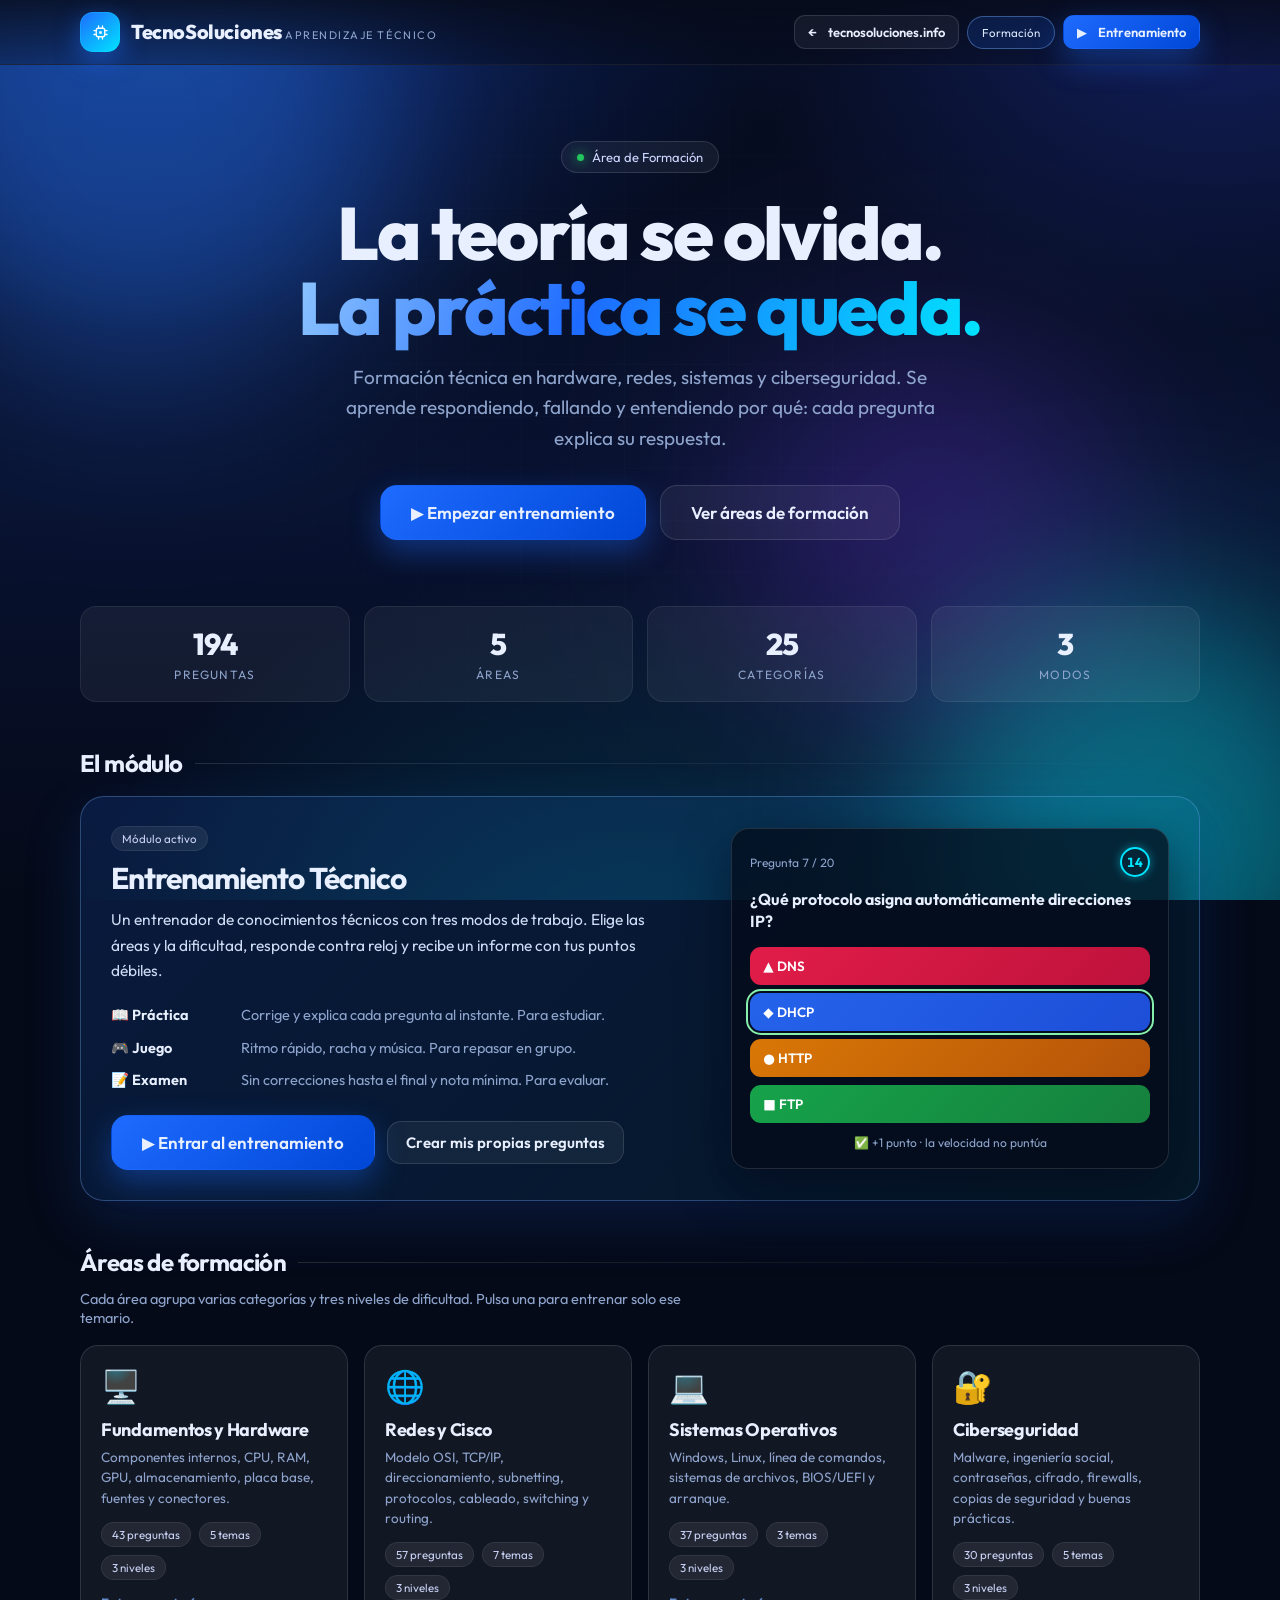
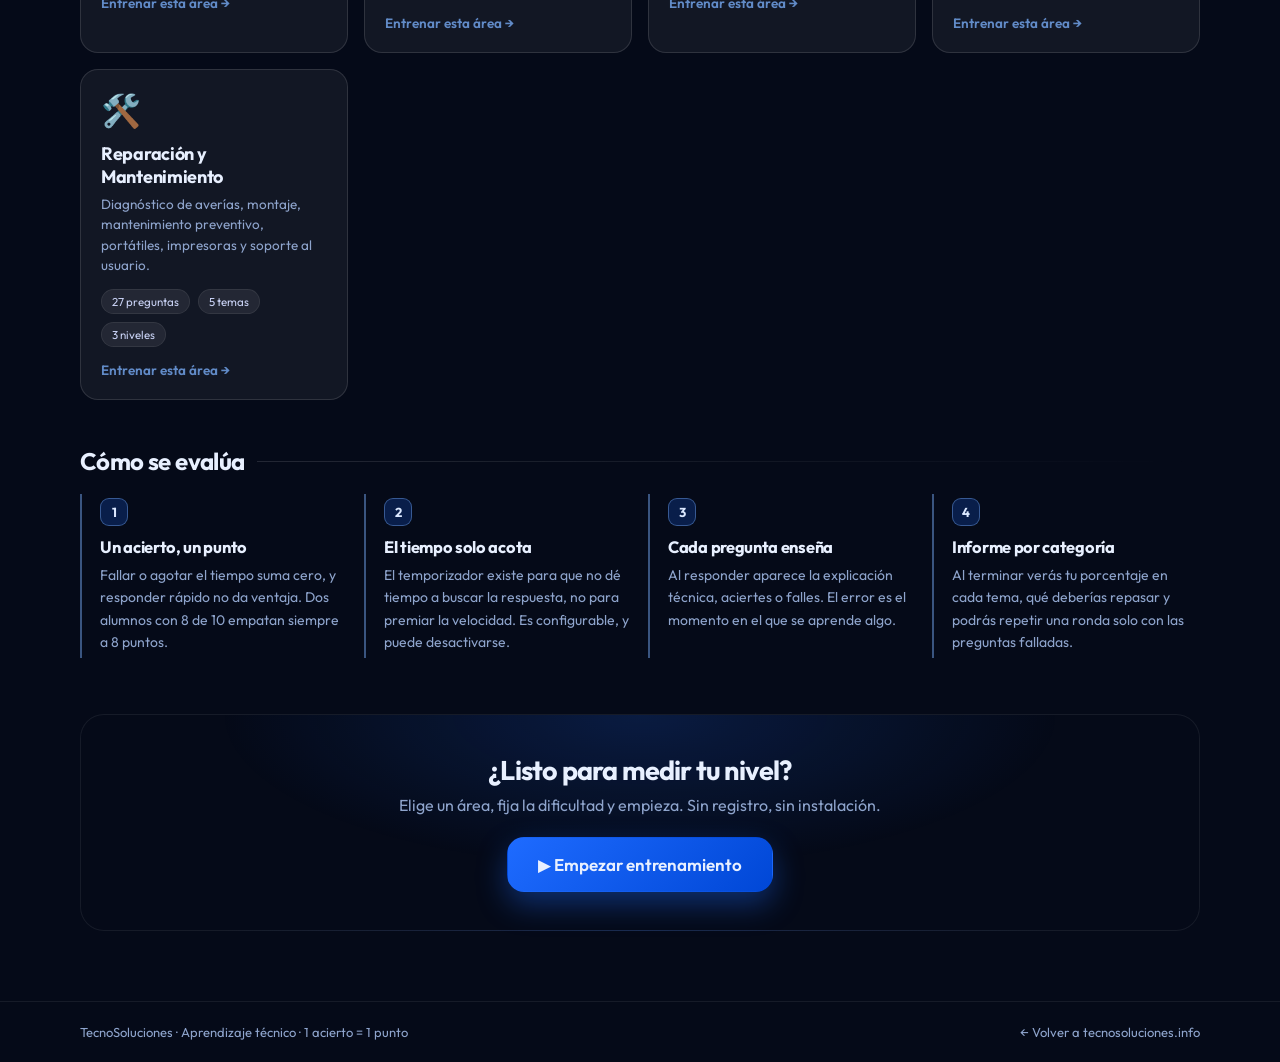
<file: index.html>
<!DOCTYPE html>
<html lang="es">
<head>
<meta charset="utf-8">
<meta name="viewport" content="width=device-width, initial-scale=1, viewport-fit=cover">
<title>Formación · TecnoSoluciones</title>
<meta name="description" content="Formación técnica en informática, hardware, redes, sistemas y ciberseguridad. Áreas, metodología y entrenamiento práctico con evaluación.">
<meta name="theme-color" content="#050a18">
<meta name="tq-pagina" content="Formación">
<link rel="icon" href="data:image/svg+xml,<svg xmlns='http://www.w3.org/2000/svg' viewBox='0 0 32 32'><rect width='32' height='32' rx='7' fill='%23081231'/><rect x='9.5' y='9.5' width='13' height='13' rx='3' stroke='%231e6bff' stroke-width='2' fill='none'/><rect x='14' y='14' width='4' height='4' rx='1' fill='%2300e5ff'/></svg>">
<link rel="canonical" href="https://tecnosoluciones.info/formacion/">
<meta property="og:type" content="website">
<meta property="og:site_name" content="TecnoSoluciones">
<meta property="og:title" content="Formación técnica · TecnoSoluciones">
<meta property="og:description" content="Formación en hardware, redes, sistemas y ciberseguridad, con entrenamiento práctico y evaluación por categorías.">
<meta property="og:url" content="https://tecnosoluciones.info/formacion/">
<meta property="og:image" content="https://tecnosoluciones.info/formacion/assets/og.jpg">
<meta name="twitter:card" content="summary_large_image">
<link rel="preconnect" href="https://fonts.googleapis.com">
<link rel="preconnect" href="https://fonts.gstatic.com" crossorigin>
<link href="https://fonts.googleapis.com/css2?family=Outfit:wght@400;500;600;700;800&display=swap" rel="stylesheet">
<link rel="stylesheet" href="assets/css/style.css">
<script src="assets/js/brand.js"></script>
</head>
<body>

<div class="aurora"><i class="blob b1"></i><i class="blob b2"></i><i class="blob b3"></i></div>
<div class="grid-lines"></div>

<div class="app">

  <header class="topbar">
    <div class="wrap topbar-in">
      <a class="brand" href="index.html">
        <span class="brand-logo"></span>
        <span>
          <span class="brand-name">TecnoSoluciones</span>
          <span class="brand-sub">Aprendizaje Técnico</span>
        </span>
      </a>
      <nav class="top-actions">
        <a class="btn btn-sm volver-sitio" href="https://tecnosoluciones.info" hidden>←<span class="lbl">tecnosoluciones.info</span></a>
        <span class="chip nav-actual">Formación</span>
        <a class="btn btn-sm btn-primary" href="quiz.html">▶<span class="lbl">Entrenamiento</span></a>
      </nav>
    </div>
  </header>

  <main>
    <div class="wrap">

      <!-- ============================ Portada ============================ -->
      <section class="hero">
        <div class="hero-badge"><span class="dot"></span> Área de Formación</div>
        <h1>La teoría se olvida.<br><span class="grad">La práctica se queda.</span></h1>
        <p>Formación técnica en hardware, redes, sistemas y ciberseguridad. Se aprende respondiendo, fallando y entendiendo por qué: cada pregunta explica su respuesta.</p>
        <div class="hero-cta">
          <a class="btn btn-primary btn-lg" href="quiz.html">▶ Empezar entrenamiento</a>
          <a class="btn btn-lg" href="#areas">Ver áreas de formación</a>
        </div>
      </section>

      <div class="stats-row">
        <div class="stat"><b id="nPreguntas">—</b><span>Preguntas</span></div>
        <div class="stat"><b id="nAreas">—</b><span>Áreas</span></div>
        <div class="stat"><b id="nCategorias">—</b><span>Categorías</span></div>
        <div class="stat"><b>3</b><span>Modos</span></div>
      </div>

      <!-- ====================== Módulo destacado ====================== -->
      <div class="section-title"><h2>El módulo</h2><span class="line"></span></div>

      <article class="fx-destacado">
        <div class="fx-destacado-txt">
          <span class="chip">Módulo activo</span>
          <h3>Entrenamiento Técnico</h3>
          <p>Un entrenador de conocimientos técnicos con tres modos de trabajo. Elige las áreas y la dificultad, responde contra reloj y recibe un informe con tus puntos débiles.</p>
          <ul class="fx-modos">
            <li><b>📖 Práctica</b><span>Corrige y explica cada pregunta al instante. Para estudiar.</span></li>
            <li><b>🎮 Juego</b><span>Ritmo rápido, racha y música. Para repasar en grupo.</span></li>
            <li><b>📝 Examen</b><span>Sin correcciones hasta el final y nota mínima. Para evaluar.</span></li>
          </ul>
          <div class="row">
            <a class="btn btn-primary btn-lg" href="quiz.html">▶ Entrar al entrenamiento</a>
            <a class="btn" href="quiz.html?ir=editor">Crear mis propias preguntas</a>
          </div>
        </div>
        <aside class="fx-destacado-vis" aria-hidden="true">
          <div class="fx-mini">
            <div class="fx-mini-top"><span>Pregunta 7 / 20</span><span class="fx-t">14</span></div>
            <p class="fx-q">¿Qué protocolo asigna automáticamente direcciones IP?</p>
            <div class="fx-op a0">▲ DNS</div>
            <div class="fx-op a1 ok">◆ DHCP</div>
            <div class="fx-op a2">● HTTP</div>
            <div class="fx-op a3">■ FTP</div>
            <div class="fx-mini-pie">✅ +1 punto · la velocidad no puntúa</div>
          </div>
        </aside>
      </article>

      <!-- ====================== Áreas de formación ====================== -->
      <div class="section-title" id="areas"><h2>Áreas de formación</h2><span class="line"></span></div>
      <p class="muted fx-intro">Cada área agrupa varias categorías y tres niveles de dificultad. Pulsa una para entrenar solo ese temario.</p>
      <div class="courses" id="areasGrid"></div>

      <!-- ========================= Metodología ========================= -->
      <div class="section-title"><h2>Cómo se evalúa</h2><span class="line"></span></div>
      <div class="fx-metodo">
        <div class="fx-paso">
          <span class="fx-num">1</span>
          <h4>Un acierto, un punto</h4>
          <p>Fallar o agotar el tiempo suma cero, y responder rápido no da ventaja. Dos alumnos con 8 de 10 empatan siempre a 8 puntos.</p>
        </div>
        <div class="fx-paso">
          <span class="fx-num">2</span>
          <h4>El tiempo solo acota</h4>
          <p>El temporizador existe para que no dé tiempo a buscar la respuesta, no para premiar la velocidad. Es configurable, y puede desactivarse.</p>
        </div>
        <div class="fx-paso">
          <span class="fx-num">3</span>
          <h4>Cada pregunta enseña</h4>
          <p>Al responder aparece la explicación técnica, aciertes o falles. El error es el momento en el que se aprende algo.</p>
        </div>
        <div class="fx-paso">
          <span class="fx-num">4</span>
          <h4>Informe por categoría</h4>
          <p>Al terminar verás tu porcentaje en cada tema, qué deberías repasar y podrás repetir una ronda solo con las preguntas falladas.</p>
        </div>
      </div>

      <!-- ========================== Cierre ========================== -->
      <section class="fx-cierre">
        <h3>¿Listo para medir tu nivel?</h3>
        <p class="muted">Elige un área, fija la dificultad y empieza. Sin registro, sin instalación.</p>
        <a class="btn btn-primary btn-lg" href="quiz.html">▶ Empezar entrenamiento</a>
      </section>

    </div>
  </main>

  <footer>
    <div class="wrap row spread">
      <span id="pieMarca">TecnoSoluciones · Aprendizaje técnico · 1 acierto = 1 punto</span>
      <a class="muted volver-sitio" href="https://tecnosoluciones.info" hidden>← Volver a <span class="lbl">tecnosoluciones.info</span></a>
    </div>
  </footer>
</div>

<script src="assets/js/data.js"></script>
<script src="data/cursos/01-fundamentos-hardware.js"></script>
<script src="data/cursos/02-redes.js"></script>
<script src="data/cursos/03-sistemas.js"></script>
<script src="data/cursos/04-ciberseguridad.js"></script>
<script src="data/cursos/05-reparacion.js"></script>
<script src="assets/js/formacion.js"></script>
</body>
</html>
</file>
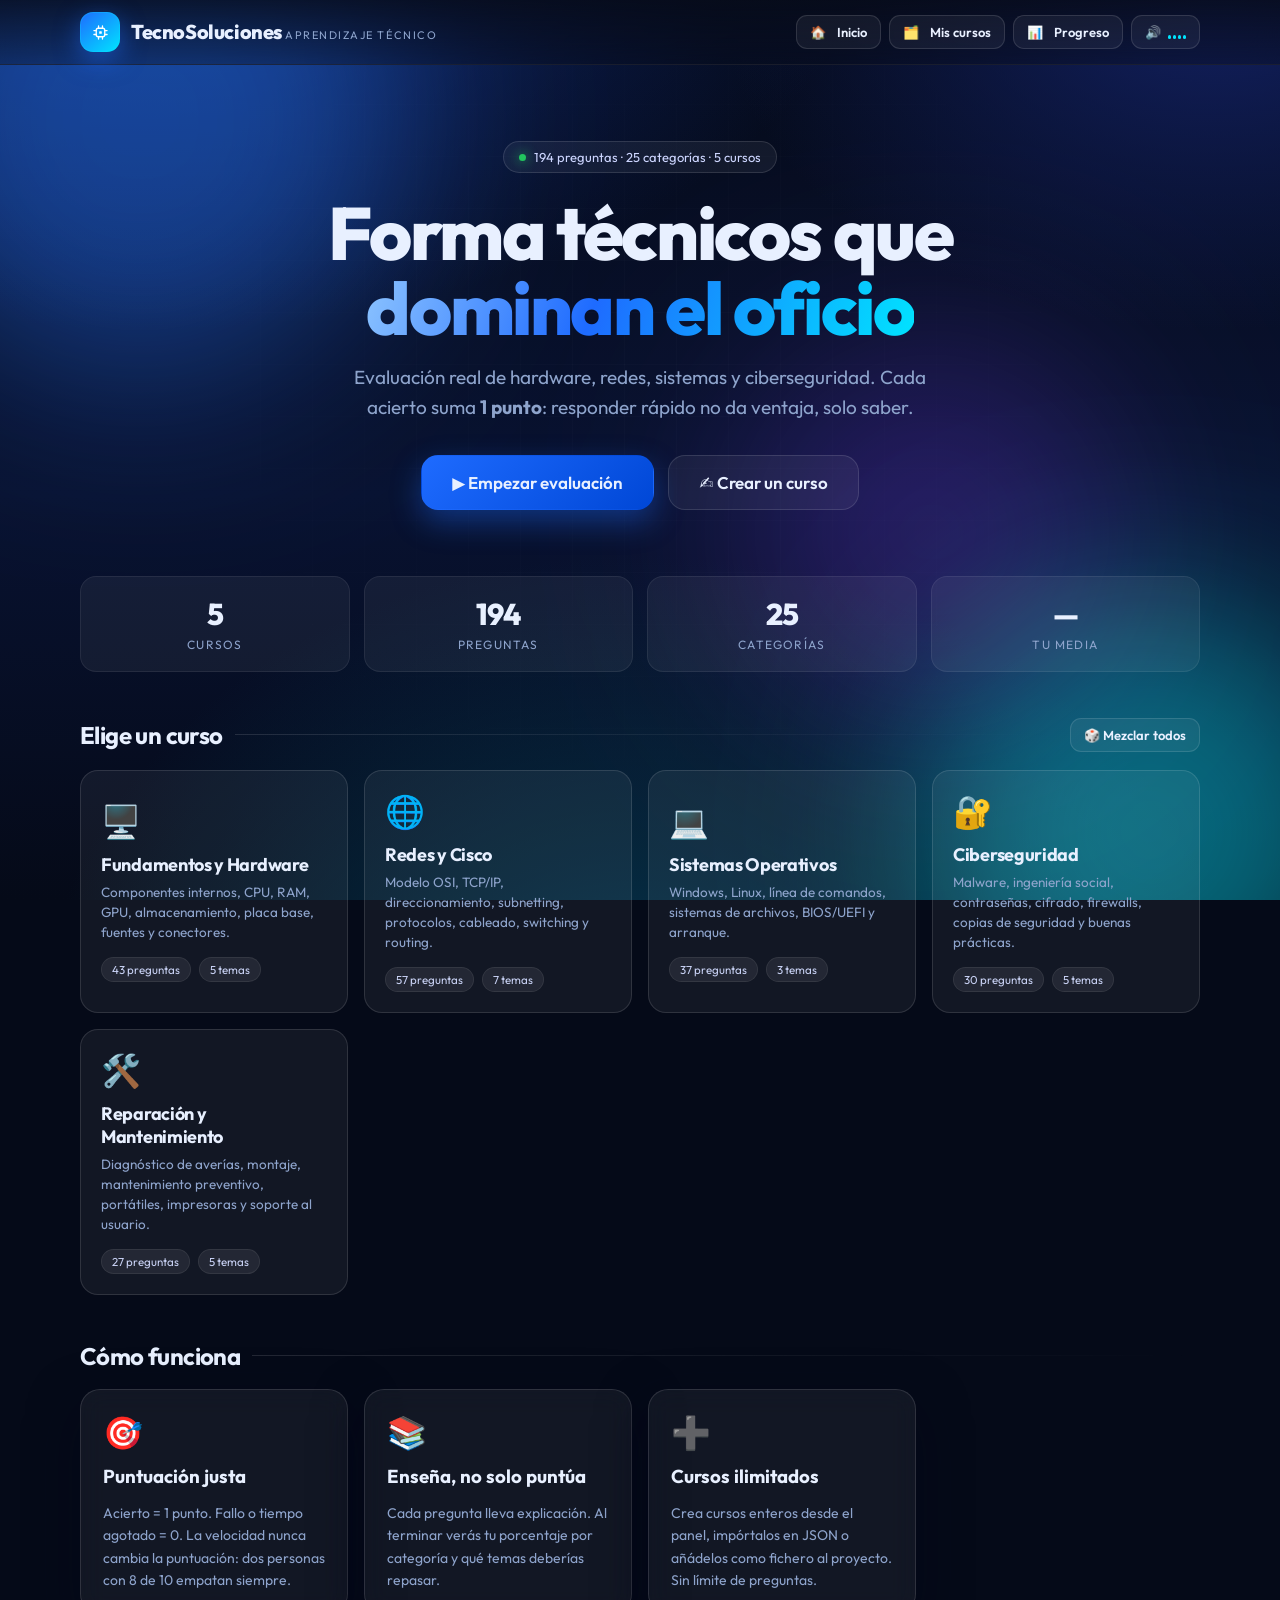
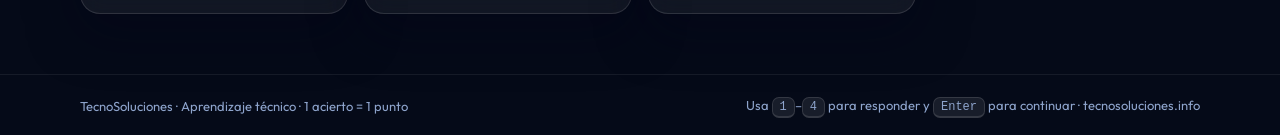
<file: quiz.html>
<!DOCTYPE html>
<html lang="es">
<head>
<meta charset="utf-8">
<meta name="viewport" content="width=device-width, initial-scale=1, viewport-fit=cover">
<title>Entrenamiento Técnico · TecnoSoluciones</title>
<meta name="description" content="Formación y evaluación técnica en informática, hardware, redes y ciberseguridad.">
<meta name="theme-color" content="#050a18">
<meta name="tq-pagina" content="Entrenamiento Técnico">
<link rel="icon" href="data:image/svg+xml,<svg xmlns='http://www.w3.org/2000/svg' viewBox='0 0 100 100'><text y='.9em' font-size='90'>🧠</text></svg>">
<link rel="canonical" href="https://tecnosoluciones.info/formacion/quiz.html">
<meta property="og:type" content="website">
<meta property="og:site_name" content="TecnoSoluciones">
<meta property="og:title" content="Entrenamiento Técnico · TecnoSoluciones">
<meta property="og:description" content="Practica, juega o examínate: 194 preguntas de informática, redes y ciberseguridad con explicación e informe por categorías.">
<meta property="og:url" content="https://tecnosoluciones.info/formacion/quiz.html">
<meta property="og:image" content="https://tecnosoluciones.info/formacion/assets/og.jpg">
<meta name="twitter:card" content="summary_large_image">
<link rel="preconnect" href="https://fonts.googleapis.com">
<link rel="preconnect" href="https://fonts.gstatic.com" crossorigin>
<link href="https://fonts.googleapis.com/css2?family=Outfit:wght@400;500;600;700;800&display=swap" rel="stylesheet">
<link rel="stylesheet" href="assets/css/style.css">
<script src="assets/js/brand.js"></script>
</head>
<body>

<div class="aurora"><i class="blob b1"></i><i class="blob b2"></i><i class="blob b3"></i></div>
<div class="grid-lines"></div>

<div class="app">

  <!-- ===================== BARRA SUPERIOR ===================== -->
  <header class="topbar">
    <div class="wrap topbar-in" style="position:relative">
      <a class="brand" href="index.html" title="Volver a Formación">
        <span class="brand-logo"></span>
        <span>
          <span class="brand-name">TecnoSoluciones</span>
          <span class="brand-sub">Aprendizaje Técnico</span>
        </span>
      </a>

      <nav class="top-actions">
        <button class="btn btn-sm" data-go="home" title="Inicio del entrenamiento">🏠<span class="lbl">Inicio</span></button>
        <button class="btn btn-sm" data-go="editor" title="Mis cursos">🗂️<span class="lbl">Mis cursos</span></button>
        <button class="btn btn-sm" data-go="historial" title="Tu progreso">📊<span class="lbl">Progreso</span></button>
        <button class="btn btn-sm" id="btnAudio" title="Sonido y música">
          <span id="eqIcon">🔊</span><span class="eq" id="eq"><i></i><i></i><i></i><i></i></span>
        </button>
      </nav>

      <!-- Panel de sonido -->
      <div class="audio-panel" id="audioPanel">
        <h4>🎵 Sonido</h4>
        <div class="switch">Música de fondo <span class="sw" id="swMusic"></span></div>
        <div class="audio-row">
          <label>Volumen música <b id="lblMusic">55%</b></label>
          <input type="range" id="volMusic" min="0" max="100" value="55">
        </div>
        <div class="switch">Efectos de sonido <span class="sw" id="swSfx"></span></div>
        <div class="audio-row">
          <label>Volumen efectos <b id="lblSfx">70%</b></label>
          <input type="range" id="volSfx" min="0" max="100" value="70">
        </div>
        <p class="muted" style="font-size:11.5px;margin:6px 0 0;line-height:1.5">
          La música se genera en tiempo real en tu navegador: no se descarga ningún archivo.
        </p>
      </div>
    </div>
  </header>

  <main>

    <!-- ========================= INICIO ========================= -->
    <section class="screen active" id="scr-home">
      <div class="wrap">

        <div class="hero">
          <div class="hero-badge"><span class="dot"></span> <span id="badgeStats">Banco de preguntas cargado</span></div>
          <h1 id="heroTitulo">Forma técnicos que <span class="grad">dominan el oficio</span></h1>
          <p id="heroTexto">Evaluación real de hardware, redes, sistemas y ciberseguridad. Cada acierto suma <b>1 punto</b>: responder rápido no da ventaja, solo saber.</p>
          <div class="hero-cta">
            <button class="btn btn-primary btn-lg" id="btnJugar">▶ Empezar evaluación</button>
            <button class="btn btn-lg" data-go="editor" id="btnCrearCurso">✍️ Crear un curso</button>
          </div>
        </div>

        <div class="stats-row">
          <div class="stat"><b id="stCursos">0</b><span>Cursos</span></div>
          <div class="stat"><b id="stPreguntas">0</b><span>Preguntas</span></div>
          <div class="stat"><b id="stCategorias">0</b><span>Categorías</span></div>
          <div class="stat"><b id="stMedia">—</b><span>Tu media</span></div>
        </div>

        <div class="section-title"><h2>Elige un curso</h2><span class="line"></span>
          <button class="btn btn-sm" id="btnTodos">🎲 Mezclar todos</button>
        </div>
        <div class="courses" id="courseGrid"></div>

        <div class="section-title"><h2>Cómo funciona</h2><span class="line"></span></div>
        <div class="courses">
          <div class="card">
            <span class="course-emoji">🎯</span>
            <h3 style="margin:0 0 6px">Puntuación justa</h3>
            <p class="muted mb-0" style="font-size:14px;line-height:1.6">Acierto = 1 punto. Fallo o tiempo agotado = 0. La velocidad nunca cambia la puntuación: dos personas con 8 de 10 empatan siempre.</p>
          </div>
          <div class="card">
            <span class="course-emoji">📚</span>
            <h3 style="margin:0 0 6px">Enseña, no solo puntúa</h3>
            <p class="muted mb-0" style="font-size:14px;line-height:1.6">Cada pregunta lleva explicación. Al terminar verás tu porcentaje por categoría y qué temas deberías repasar.</p>
          </div>
          <div class="card">
            <span class="course-emoji">➕</span>
            <h3 style="margin:0 0 6px">Cursos ilimitados</h3>
            <p class="muted mb-0" style="font-size:14px;line-height:1.6">Crea cursos enteros desde el panel, impórtalos en JSON o añádelos como fichero al proyecto. Sin límite de preguntas.</p>
          </div>
        </div>

      </div>
    </section>

    <!-- ====================== CONFIGURACIÓN ====================== -->
    <section class="screen" id="scr-setup">
      <div class="wrap">
        <div class="row spread mb-16">
          <div>
            <h2 style="margin:0;letter-spacing:-.8px" id="setupTitle">Configura tu partida</h2>
            <p class="muted" style="margin:6px 0 0" id="setupSub">Elige temas, dificultad y modo de juego.</p>
          </div>
          <button class="btn btn-sm" data-go="home">← Volver</button>
        </div>

        <div class="setup-grid">
          <div class="card card-pad-lg">

            <div class="field">
              <label>Cursos incluidos</label>
              <div class="pills" id="pillCursos"></div>
            </div>

            <div class="field">
              <label>Categorías <span class="muted" style="text-transform:none;letter-spacing:0">(ninguna seleccionada = todas)</span></label>
              <div class="pills" id="pillCats"></div>
            </div>

            <div class="field">
              <label>Dificultad</label>
              <div class="pills" id="pillDifs"></div>
            </div>

            <div class="field">
              <label>Número de preguntas</label>
              <div class="range-row">
                <input type="range" id="rngNum" min="5" max="100" step="5" value="20">
                <span class="range-val" id="lblNum">20</span>
              </div>
            </div>

            <div class="field mb-0">
              <label>Tiempo por pregunta</label>
              <div class="range-row">
                <input type="range" id="rngTime" min="0" max="120" step="5" value="20">
                <span class="range-val" id="lblTime">20 s</span>
              </div>
              <p class="muted" style="font-size:12.5px;margin:8px 0 0">0 segundos = sin límite de tiempo. El tiempo solo evita que se busquen las respuestas; no da puntos extra.</p>
            </div>

          </div>

          <div>
            <div class="card mb-16">
              <label style="display:block;font-size:13px;text-transform:uppercase;letter-spacing:.12em;color:var(--muted);margin-bottom:10px">Modo de juego</label>
              <div class="mode-list" id="modeList">
                <label class="mode on">
                  <input type="radio" name="modo" value="practica" checked>
                  <span class="ico">📖</span>
                  <span><b>Práctica</b><small>Te dice si aciertas y explica cada pregunta al instante. Ideal para estudiar.</small></span>
                </label>
                <label class="mode">
                  <input type="radio" name="modo" value="juego">
                  <span class="ico">🎮</span>
                  <span><b>Juego</b><small>Ritmo rápido con música, racha y marcador. Feedback breve entre preguntas.</small></span>
                </label>
                <label class="mode">
                  <input type="radio" name="modo" value="examen">
                  <span class="ico">📝</span>
                  <span><b>Examen</b><small>Sin correcciones durante la prueba. Resultado, porcentaje y fallos al terminar.</small></span>
                </label>
              </div>

              <div class="field mt-16 mb-0 hidden" id="fieldAprobado">
                <label>Nota mínima para aprobar</label>
                <div class="range-row">
                  <input type="range" id="rngPass" min="30" max="100" step="5" value="70">
                  <span class="range-val" id="lblPass">70%</span>
                </div>
              </div>
            </div>

            <div class="card">
              <label style="display:block;font-size:13px;text-transform:uppercase;letter-spacing:.12em;color:var(--muted);margin-bottom:12px">Resumen</label>
              <div class="summary-line"><span>Preguntas disponibles</span><b id="sumPool">0</b></div>
              <div class="summary-line"><span>Preguntas de la prueba</span><b id="sumNum">20</b></div>
              <div class="summary-line"><span>Puntuación máxima</span><b id="sumMax">20 pts</b></div>
              <div class="summary-line"><span>Duración estimada</span><b id="sumDur">~7 min</b></div>
              <button class="btn btn-primary btn-lg mt-16" id="btnStart" style="width:100%">▶ Comenzar</button>
              <p class="muted center" style="font-size:12px;margin:10px 0 0">1 acierto = 1 punto · la rapidez no puntúa</p>
            </div>
          </div>
        </div>
      </div>
    </section>

    <!-- ========================= PARTIDA ========================= -->
    <section class="screen" id="scr-play">
      <div class="wrap">
        <div class="play-head">
          <button class="btn btn-sm btn-ghost" id="btnAbandonar">✕ Salir</button>
          <span class="qcount">Pregunta <b id="qNow">1</b> / <span id="qTotal">20</span></span>
          <div class="play-score">
            <span class="score-pill streak hidden" id="pillStreak">🔥 <span id="streakN">0</span></span>
            <span class="score-pill"><small>Puntos</small><span id="scoreN">0</span></span>
          </div>
        </div>

        <div class="progress"><i id="progBar" style="width:0%"></i></div>

        <div class="q-area" id="qArea">
          <div class="timer" id="timer">
            <svg viewBox="0 0 120 120">
              <circle class="bgc" cx="60" cy="60" r="52"></circle>
              <circle class="fgc" id="timerArc" cx="60" cy="60" r="52"
                      stroke-dasharray="326.7" stroke-dashoffset="0"></circle>
            </svg>
            <div class="num" id="timerNum">20</div>
          </div>
          <div>
            <div class="q-cat">
              <span class="chip" id="qCat">Redes</span>
              <span class="chip" id="qDif">Básico</span>
              <span class="chip" id="qCurso">Curso</span>
            </div>
            <h2 class="q-text" id="qText">Cargando…</h2>
          </div>
        </div>

        <div class="answers" id="answers"></div>

        <div class="feedback" id="feedback">
          <h4 id="fbTitle">✅ Correcto</h4>
          <p id="fbText"></p>
          <div class="next-row">
            <button class="btn btn-primary" id="btnNext">Siguiente →</button>
          </div>
        </div>
      </div>
    </section>

    <!-- ======================== RESULTADOS ======================== -->
    <section class="screen" id="scr-result">
      <div class="wrap">
        <div class="card card-pad-lg">
          <div class="result-top">
            <p class="muted" style="margin:0 0 4px;letter-spacing:.14em;text-transform:uppercase;font-size:12px">Resultado</p>
            <h2 style="margin:0 0 20px;font-size:28px;letter-spacing:-.8px" id="resTitle">Fundamentos de Redes</h2>
            <div class="result-ring">
              <svg viewBox="0 0 200 200">
                <defs>
                  <linearGradient id="gradring" x1="0%" y1="0%" x2="100%" y2="100%">
                    <stop offset="0%" stop-color="#7c5cff"></stop>
                    <stop offset="100%" stop-color="#22d3ee"></stop>
                  </linearGradient>
                </defs>
                <circle class="bgc" cx="100" cy="100" r="86"></circle>
                <circle class="fgc" id="resArc" cx="100" cy="100" r="86"
                        stroke-dasharray="540.4" stroke-dashoffset="540.4"></circle>
              </svg>
              <div class="mid">
                <div class="pct" id="resPct">0%</div>
                <div class="frac" id="resFrac">0 / 0 correctas</div>
              </div>
            </div>
            <div id="resVerdict"></div>
          </div>

          <div class="section-title" style="margin-top:10px"><h2 style="font-size:19px">Por categoría</h2><span class="line"></span></div>
          <div class="bars" id="resBars"></div>

          <div id="resAdvice" class="mt-24"></div>

          <div class="section-title"><h2 style="font-size:19px">Repaso de preguntas</h2><span class="line"></span>
            <button class="btn btn-sm" id="btnToggleRev">Ver falladas</button>
          </div>
          <div class="review" id="resReview"></div>

          <div class="results-actions">
            <button class="btn btn-primary btn-lg" id="btnRepetir">🔁 Repetir</button>
            <button class="btn btn-lg" id="btnFallos">🎯 Repasar solo fallos</button>
            <button class="btn btn-lg" data-go="home">🏠 Inicio</button>
          </div>
        </div>
      </div>
    </section>

    <!-- ========================== EDITOR ========================== -->
    <section class="screen" id="scr-editor">
      <div class="wrap">
        <div class="row spread mb-16">
          <div>
            <h2 style="margin:0;letter-spacing:-.8px">🗂️ Mis cursos</h2>
            <p class="muted" style="margin:6px 0 0">Crea cursos completos, añade todas las preguntas que quieras, impórtalos y expórtalos.</p>
          </div>
          <button class="btn btn-sm" data-go="home">← Volver</button>
        </div>

        <div class="ed-toolbar">
          <button class="btn btn-primary btn-sm" id="edNuevoCurso">➕ Nuevo curso</button>
          <button class="btn btn-sm" id="edImportar">📥 Importar JSON</button>
          <button class="btn btn-sm" id="edExportar">📤 Exportar curso</button>
          <button class="btn btn-sm" id="edDuplicar">📋 Duplicar curso</button>
          <button class="btn btn-sm btn-danger" id="edBorrarCurso">🗑️ Borrar curso</button>
        </div>

        <div class="card mb-16">
          <div class="two-col">
            <div>
              <label style="display:block;font-size:13px;color:var(--muted);margin-bottom:8px">Curso seleccionado</label>
              <select id="edCursoSel"></select>
            </div>
            <div>
              <label style="display:block;font-size:13px;color:var(--muted);margin-bottom:8px">Acciones rápidas</label>
              <div class="row">
                <button class="btn btn-sm" id="edJugarCurso">▶ Jugar este curso</button>
                <button class="btn btn-sm" id="edGuardarCurso">💾 Guardar cambios</button>
              </div>
            </div>
          </div>
          <div class="two-col mt-16" id="edMetaBox">
            <div>
              <label style="display:block;font-size:13px;color:var(--muted);margin-bottom:8px">Nombre del curso</label>
              <input type="text" id="edNombre" placeholder="Fundamentos de Redes">
            </div>
            <div>
              <label style="display:block;font-size:13px;color:var(--muted);margin-bottom:8px">Emoji e descripción</label>
              <div class="row" style="flex-wrap:nowrap">
                <input type="text" id="edEmoji" maxlength="4" style="width:70px;text-align:center;font-size:20px" placeholder="📘">
                <input type="text" id="edDesc" placeholder="Breve descripción del curso">
              </div>
            </div>
          </div>
          <p class="muted" style="font-size:12.5px;margin:12px 0 0" id="edAviso"></p>
        </div>

        <div class="editor-grid">
          <div class="card">
            <div class="row spread mb-16">
              <b style="font-size:15px">Preguntas (<span id="edCount">0</span>)</b>
              <button class="btn btn-sm btn-primary" id="edNuevaPregunta">➕</button>
            </div>
            <input type="text" id="edBuscar" placeholder="🔎 Buscar…" class="mb-16">
            <div class="ed-list" id="edList"></div>
          </div>

          <div class="card card-pad-lg" id="edForm">
            <div class="field">
              <label>Enunciado</label>
              <textarea id="fqTexto" placeholder="¿Qué protocolo asigna automáticamente direcciones IP?"></textarea>
            </div>

            <div class="field">
              <label>Respuestas — marca la correcta</label>
              <div id="fqOpciones"></div>
              <div class="row mt-8">
                <button class="btn btn-sm" id="fqAddOpt">➕ Añadir opción</button>
                <button class="btn btn-sm" id="fqDelOpt">➖ Quitar última</button>
              </div>
            </div>

            <div class="two-col">
              <div class="field">
                <label>Categoría</label>
                <input type="text" id="fqCat" list="catList" placeholder="Redes">
                <datalist id="catList"></datalist>
              </div>
              <div class="field">
                <label>Dificultad</label>
                <select id="fqDif">
                  <option value="basico">Básico</option>
                  <option value="medio">Medio</option>
                  <option value="avanzado">Avanzado</option>
                </select>
              </div>
            </div>

            <div class="field">
              <label>Explicación (se muestra tras responder)</label>
              <textarea id="fqExp" placeholder="DHCP entrega IP, máscara, puerta de enlace y DNS automáticamente."></textarea>
            </div>

            <div class="row spread">
              <button class="btn btn-danger btn-sm" id="fqBorrar">🗑️ Borrar pregunta</button>
              <div class="row">
                <button class="btn btn-sm" id="fqNueva">Limpiar</button>
                <button class="btn btn-primary" id="fqGuardar">💾 Guardar pregunta</button>
              </div>
            </div>
          </div>
        </div>

        <!-- Zona de importación -->
        <div class="card mt-16 hidden" id="edImportBox">
          <div class="row spread mb-16">
            <b>📥 Importar curso desde JSON</b>
            <button class="btn btn-sm" id="edImportCerrar">✕</button>
          </div>
          <p class="muted" style="font-size:13.5px;margin:0 0 12px;line-height:1.6">
            Pega el JSON de un curso (o un array de cursos) y pulsa importar. También puedes seleccionar un archivo .json.
            Formato de cada pregunta: <span class="kbd">{"q":"…","o":["A","B","C","D"],"r":1,"d":"basico","c":"Redes","e":"…"}</span>
          </p>
          <input type="file" id="edFile" accept=".json,application/json" class="mb-16">
          <textarea id="edJson" rows="9" placeholder='{"nombre":"Mi curso","emoji":"📘","preguntas":[{"q":"…","o":["A","B","C","D"],"r":0,"d":"basico","c":"Tema","e":"…"}]}'></textarea>
          <div class="row mt-16">
            <button class="btn btn-primary" id="edImportOk">Importar</button>
            <button class="btn" id="edPlantilla">Ver plantilla de ejemplo</button>
          </div>
        </div>
      </div>
    </section>

    <!-- ========================= HISTORIAL ========================= -->
    <section class="screen" id="scr-historial">
      <div class="wrap">
        <div class="row spread mb-16">
          <div>
            <h2 style="margin:0;letter-spacing:-.8px">📊 Tu progreso</h2>
            <p class="muted" style="margin:6px 0 0">Resultados guardados en este navegador.</p>
          </div>
          <button class="btn btn-sm" data-go="home">← Volver</button>
        </div>

        <div class="stats-row" style="margin-top:0">
          <div class="stat"><b id="hPartidas">0</b><span>Partidas</span></div>
          <div class="stat"><b id="hMedia">0%</b><span>Media global</span></div>
          <div class="stat"><b id="hMejor">0%</b><span>Mejor resultado</span></div>
          <div class="stat"><b id="hTotal">0</b><span>Preguntas respondidas</span></div>
        </div>

        <div class="card mt-24">
          <div class="row spread mb-16">
            <b style="font-size:15px">Últimas partidas</b>
            <button class="btn btn-sm btn-danger" id="hBorrar">🗑️ Borrar historial</button>
          </div>
          <div id="hTabla"></div>
        </div>

        <div class="card mt-16">
          <b style="font-size:15px;display:block;margin-bottom:14px">Dominio por categoría</b>
          <div class="bars" id="hBars"></div>
        </div>
      </div>
    </section>

  </main>

  <footer>
    <div class="wrap row spread">
      <span id="pieMarca">TecnoSoluciones · Aprendizaje técnico · 1 acierto = 1 punto</span>
      <span class="muted">Usa <span class="kbd">1</span>–<span class="kbd">4</span> para responder y <span class="kbd">Enter</span> para continuar ·
        <a class="volver-sitio" href="https://tecnosoluciones.info" hidden><span class="lbl">tecnosoluciones.info</span></a></span>
    </div>
  </footer>
</div>

<div class="toasts" id="toasts"></div>
<div class="confetti" id="confetti"></div>

<script src="assets/js/audio.js"></script>
<script src="assets/js/data.js"></script>
<script src="data/cursos/01-fundamentos-hardware.js"></script>
<script src="data/cursos/02-redes.js"></script>
<script src="data/cursos/03-sistemas.js"></script>
<script src="data/cursos/04-ciberseguridad.js"></script>
<script src="data/cursos/05-reparacion.js"></script>
<script src="assets/js/app.js"></script>
</body>
</html>
</file>
<file: assets/css/style.css>
/* ==========================================================================
   TechQuiz — Fundamentos de Informática y Redes
   Hoja de estilos principal
   ========================================================================== */

:root{
  --bg:#070b18;
  --bg-2:#0d1430;
  --card:rgba(255,255,255,.055);
  --card-strong:rgba(255,255,255,.09);
  --border:rgba(255,255,255,.12);
  --border-soft:rgba(255,255,255,.07);
  --text:#eef1ff;
  --muted:#9aa6cc;
  --brand:#7c5cff;
  --brand-soft:#a78bfa;
  --brand-2:#22d3ee;
  --brand-3:#5b8cff;          /* segundo tono del degradado de botones */
  --brand-hi:#8b6dff;         /* hover del botón principal */
  --brand-hi-2:#6f9bff;
  --glow:124,92,255;          /* canal RGB para sombras y realces */
  --glow-2:34,211,238;
  --glow-soft:167,139,250;
  --grad-title:linear-gradient(110deg,#a78bfa 0%,#22d3ee 48%,#f472b6 100%);
  --aurora-1:#1b2a6b; --aurora-2:#3b1d6e; --aurora-3:#08304d;
  --blob-1:#6d4bff; --blob-2:#12b8d8; --blob-3:#f0369b;
  --grid-op:.32;              /* intensidad de la rejilla de fondo */
  --green:#22c55e;
  --red:#f43f5e;
  --amber:#f59e0b;
  --blue:#3b82f6;
  --radius:20px;
  --radius-sm:12px;
  --shadow:0 18px 50px rgba(3,6,24,.55);
  --font:'Outfit','Segoe UI',system-ui,-apple-system,'Helvetica Neue',Arial,sans-serif;
  --mono:'JetBrains Mono',ui-monospace,SFMono-Regular,Consolas,monospace;
}

*{box-sizing:border-box}
html,body{height:100%}
body{
  margin:0;
  font-family:var(--font);
  color:var(--text);
  background:var(--bg);
  overflow-x:hidden;
  -webkit-font-smoothing:antialiased;
}

/* ---------- Fondo animado (aurora) ---------- */
.aurora{position:fixed;inset:0;z-index:-2;overflow:hidden;background:
  radial-gradient(1200px 700px at 12% -10%, var(--aurora-1) 0%, transparent 60%),
  radial-gradient(900px 600px at 95% 0%, var(--aurora-2) 0%, transparent 55%),
  radial-gradient(1000px 800px at 50% 115%, var(--aurora-3) 0%, transparent 60%),
  linear-gradient(180deg,var(--bg) 0%,var(--bg-2) 55%,var(--bg) 100%);}
.blob{position:absolute;border-radius:50%;filter:blur(90px);opacity:.42;mix-blend-mode:screen;animation:float 22s ease-in-out infinite}
.blob.b1{width:520px;height:520px;background:var(--blob-1);top:-140px;left:-120px}
.blob.b2{width:460px;height:460px;background:var(--blob-2);bottom:-160px;right:-100px;animation-delay:-7s}
.blob.b3{width:380px;height:380px;background:var(--blob-3);top:38%;left:58%;animation-delay:-13s;opacity:.28}
@keyframes float{
  0%,100%{transform:translate(0,0) scale(1)}
  33%{transform:translate(60px,-40px) scale(1.09)}
  66%{transform:translate(-45px,50px) scale(.94)}
}
.grid-lines{position:fixed;inset:0;z-index:-1;pointer-events:none;opacity:var(--grid-op);
  background-image:linear-gradient(rgba(255,255,255,.035) 1px,transparent 1px),
                   linear-gradient(90deg,rgba(255,255,255,.035) 1px,transparent 1px);
  background-size:52px 52px;
  mask-image:radial-gradient(circle at 50% 40%,#000 0%,transparent 78%);
  -webkit-mask-image:radial-gradient(circle at 50% 40%,#000 0%,transparent 78%);}

/* ---------- Layout ---------- */
.app{min-height:100vh;display:flex;flex-direction:column}
.wrap{width:min(1120px,calc(100% - 40px));margin:0 auto}
.screen{display:none;animation:fadeUp .45s cubic-bezier(.22,1,.36,1)}
.screen.active{display:block}
@keyframes fadeUp{from{opacity:0;transform:translateY(16px)}to{opacity:1;transform:none}}
main{flex:1;padding:24px 0 60px}

/* ---------- Topbar ---------- */
.topbar{position:sticky;top:0;z-index:50;backdrop-filter:blur(14px);
  background:linear-gradient(180deg,rgba(7,11,24,.82),rgba(7,11,24,.35));
  border-bottom:1px solid var(--border-soft)}
.topbar-in{display:flex;align-items:center;gap:14px;padding:12px 0}
.brand{display:flex;align-items:center;gap:11px;cursor:pointer;user-select:none;border:0;background:none;
  color:inherit;font-family:inherit;padding:0;text-decoration:none}
.brand-logo{width:40px;height:40px;border-radius:13px;display:grid;place-items:center;font-size:20px;
  background:linear-gradient(140deg,var(--brand),var(--brand-2));
  box-shadow:0 8px 24px rgba(var(--glow),.5),0 0 0 1px rgba(var(--glow-2),.25) inset}
.brand-name{font-weight:800;font-size:20px;letter-spacing:-.4px;line-height:1}
.brand-sub{font-size:11px;color:var(--muted);letter-spacing:.14em;text-transform:uppercase}
.top-actions{margin-left:auto;display:flex;align-items:center;gap:8px;min-width:0}
.top-actions .lbl{margin-left:2px}
#btnAudio{gap:7px}

/* ---------- Botones ---------- */
.btn{font-family:inherit;font-size:15px;font-weight:600;color:var(--text);cursor:pointer;
  border:1px solid var(--border);background:var(--card);padding:11px 18px;border-radius:14px;
  display:inline-flex;align-items:center;justify-content:center;gap:9px;transition:.18s ease;white-space:nowrap}
.btn:hover{background:var(--card-strong);transform:translateY(-2px);border-color:rgba(255,255,255,.22)}
.btn:active{transform:translateY(0)}
.btn-primary{background:linear-gradient(135deg,var(--brand),var(--brand-3));border-color:transparent;
  box-shadow:0 12px 30px rgba(var(--glow),.38)}
.btn-primary:hover{box-shadow:0 16px 38px rgba(var(--glow),.5);background:linear-gradient(135deg,var(--brand-hi),var(--brand-hi-2))}
.btn-ghost{background:transparent}
.btn-danger{border-color:rgba(244,63,94,.4);color:#ffc9d3;background:rgba(244,63,94,.12)}
.btn-danger:hover{background:rgba(244,63,94,.2)}
.btn-lg{font-size:17px;padding:16px 30px;border-radius:17px}
.btn-sm{font-size:13px;padding:8px 13px;border-radius:11px}
.btn-icon{width:42px;height:42px;padding:0;border-radius:13px;font-size:17px}
.btn[disabled]{opacity:.45;pointer-events:none}

/* ---------- Tarjetas ---------- */
.card{background:var(--card);border:1px solid var(--border);border-radius:var(--radius);
  padding:22px;box-shadow:var(--shadow);backdrop-filter:blur(12px)}
.card-pad-lg{padding:30px}

/* ---------- Home / Hero ---------- */
.hero{text-align:center;padding:52px 0 26px}
.hero-badge{display:inline-flex;align-items:center;gap:8px;font-size:13px;color:#cdd6ff;
  border:1px solid var(--border);background:var(--card);padding:7px 15px;border-radius:999px;margin-bottom:22px}
.hero-badge .dot{width:7px;height:7px;border-radius:50%;background:var(--green);box-shadow:0 0 12px var(--green);animation:pulse 2s infinite}
@keyframes pulse{50%{opacity:.35}}
.hero h1{font-size:clamp(40px,7.4vw,74px);line-height:1.02;margin:0 0 16px;letter-spacing:-2.4px;font-weight:800;text-wrap:balance}
.grad{background:var(--grad-title);
  -webkit-background-clip:text;background-clip:text;color:transparent}
.hero p{color:var(--muted);font-size:clamp(16px,2.2vw,19px);max-width:620px;margin:0 auto 32px;line-height:1.6}
.hero-cta{display:flex;gap:14px;justify-content:center;flex-wrap:wrap}

.stats-row{display:grid;grid-template-columns:repeat(auto-fit,minmax(150px,1fr));gap:14px;margin:40px 0 10px}
.stat{background:var(--card);border:1px solid var(--border-soft);border-radius:16px;padding:18px;text-align:center}
.stat b{display:block;font-size:30px;font-weight:800;letter-spacing:-1px}
.stat span{font-size:12px;color:var(--muted);text-transform:uppercase;letter-spacing:.1em}

.section-title{display:flex;align-items:center;gap:12px;margin:46px 0 18px}
.section-title h2{font-size:24px;margin:0;letter-spacing:-.6px}
.section-title .line{flex:1;height:1px;background:linear-gradient(90deg,var(--border),transparent)}

/* ---------- Grid de cursos ---------- */
.courses{display:grid;grid-template-columns:repeat(auto-fill,minmax(260px,1fr));gap:16px}
.course-card{position:relative;text-align:left;cursor:pointer;border:1px solid var(--border);
  background:var(--card);border-radius:18px;padding:20px;transition:.2s ease;overflow:hidden;color:inherit;font-family:inherit}
.course-card::after{content:'';position:absolute;inset:0;opacity:0;transition:.25s;
  background:radial-gradient(420px 180px at 20% 0%,rgba(var(--glow),.22),transparent 70%)}
.course-card:hover{transform:translateY(-4px);border-color:rgba(var(--glow-soft),.55);
  box-shadow:0 12px 34px rgba(var(--glow),.22)}
.course-card:hover::after{opacity:1}
.course-card>*{position:relative;z-index:1}
.course-emoji{font-size:32px;margin-bottom:12px;display:block}
.course-card h3{margin:0 0 6px;font-size:18px;letter-spacing:-.3px}
.course-card p{margin:0 0 14px;color:var(--muted);font-size:13.5px;line-height:1.5;min-height:40px}
.course-meta{display:flex;gap:8px;flex-wrap:wrap}
.chip{font-size:11.5px;padding:4px 10px;border-radius:999px;background:rgba(255,255,255,.07);
  border:1px solid var(--border-soft);color:#c9d2f5}
.chip-own{background:rgba(34,197,94,.14);border-color:rgba(34,197,94,.35);color:#8ff0b5}

/* ---------- Setup ---------- */
.setup-grid{display:grid;grid-template-columns:1.25fr .85fr;gap:20px;align-items:start}
.field{margin-bottom:22px}
.field>label{display:block;font-size:13px;text-transform:uppercase;letter-spacing:.12em;color:var(--muted);margin-bottom:10px}
.pills{display:flex;gap:9px;flex-wrap:wrap}
.pill{cursor:pointer;user-select:none;font-size:14px;padding:9px 15px;border-radius:12px;
  border:1px solid var(--border);background:rgba(255,255,255,.04);transition:.16s;display:inline-flex;align-items:center;gap:7px}
.pill:hover{background:rgba(255,255,255,.09)}
.pill.on{background:linear-gradient(135deg,rgba(var(--glow),.35),rgba(var(--glow-2),.22));
  border-color:rgba(var(--glow-soft),.6);box-shadow:0 6px 18px rgba(var(--glow),.22)}
.pill input{display:none}
.pill .cnt{font-size:11px;color:var(--muted)}

input[type=text],input[type=number],select,textarea{
  width:100%;font-family:inherit;font-size:15px;color:var(--text);background:rgba(255,255,255,.05);
  border:1px solid var(--border);border-radius:13px;padding:12px 14px;transition:.16s}
input:focus,select:focus,textarea:focus{outline:0;border-color:rgba(var(--glow-soft),.65);background:rgba(255,255,255,.08)}
select option{background:#131a35;color:#fff}
textarea{resize:vertical;min-height:90px;line-height:1.5}
.range-row{display:flex;align-items:center;gap:14px}
input[type=range]{flex:1;accent-color:var(--brand)}
.range-val{min-width:78px;text-align:right;font-weight:700;font-variant-numeric:tabular-nums}

.mode-list{display:flex;flex-direction:column;gap:10px}
.mode{cursor:pointer;display:flex;gap:13px;align-items:flex-start;padding:14px;border-radius:15px;
  border:1px solid var(--border);background:rgba(255,255,255,.035);transition:.16s}
.mode:hover{background:rgba(255,255,255,.07)}
.mode.on{border-color:rgba(var(--glow-soft),.6);background:linear-gradient(135deg,rgba(var(--glow),.22),rgba(var(--glow-2),.12))}
.mode input{display:none}
.mode .ico{font-size:22px;line-height:1}
.mode b{display:block;font-size:15px;margin-bottom:3px}
.mode small{color:var(--muted);font-size:12.5px;line-height:1.45;display:block}

.summary-line{display:flex;justify-content:space-between;padding:9px 0;border-bottom:1px dashed var(--border-soft);font-size:14px}
.summary-line:last-of-type{border-bottom:0}
.summary-line span{color:var(--muted)}
.summary-line b{font-weight:700}

/* ---------- Pantalla de juego ---------- */
.play-head{display:flex;align-items:center;gap:16px;margin-bottom:22px;flex-wrap:wrap}
.qcount{font-size:14px;color:var(--muted)}
.qcount b{color:var(--text);font-size:17px}
.play-score{margin-left:auto;display:flex;gap:10px;align-items:center}
.score-pill{background:var(--card);border:1px solid var(--border);border-radius:13px;padding:8px 14px;font-weight:700;font-size:15px;
  font-variant-numeric:tabular-nums}
.score-pill small{color:var(--muted);font-weight:500;font-size:12px;margin-right:6px}
.streak{background:linear-gradient(135deg,rgba(245,158,11,.28),rgba(244,63,94,.2));border-color:rgba(245,158,11,.5);
  box-shadow:0 0 16px rgba(245,158,11,.28)}

.progress{height:6px;border-radius:99px;background:rgba(255,255,255,.08);overflow:hidden;margin-bottom:26px}
.progress i{display:block;height:100%;border-radius:99px;background:linear-gradient(90deg,var(--brand),var(--brand-2));
  box-shadow:0 0 12px rgba(var(--glow),.65);transition:width .4s cubic-bezier(.22,1,.36,1)}

.q-area{display:grid;grid-template-columns:118px 1fr;gap:24px;align-items:center;margin-bottom:26px}
.timer{position:relative;width:118px;height:118px}
.timer svg{transform:rotate(-90deg);width:100%;height:100%}
.timer circle{fill:none;stroke-width:9;stroke-linecap:round}
.timer .bgc{stroke:rgba(255,255,255,.09)}
.timer .fgc{stroke:var(--brand-2);transition:stroke-dashoffset 1s linear,stroke .3s;
  filter:drop-shadow(0 0 7px rgba(var(--glow-2),.6))}
.timer .num{position:absolute;inset:0;display:grid;place-items:center;font-size:33px;font-weight:800;font-variant-numeric:tabular-nums}
.timer.warn .fgc{stroke:var(--amber)}
.timer.warn .num{color:var(--amber)}
.timer.danger .fgc{stroke:var(--red)}
.timer.danger .num{color:var(--red);animation:beat .6s infinite}
@keyframes beat{50%{transform:scale(1.14)}}
.timer.hidden{display:none}
.q-area.no-timer{grid-template-columns:1fr}

.q-text{font-size:clamp(21px,3.2vw,31px);font-weight:700;line-height:1.28;letter-spacing:-.6px;margin:0}
.q-cat{display:inline-flex;gap:8px;align-items:center;margin-bottom:12px}

.answers{display:grid;grid-template-columns:1fr 1fr;gap:14px}
.ans{position:relative;cursor:pointer;text-align:left;font-family:inherit;font-size:16.5px;font-weight:600;color:#fff;
  border:0;border-radius:17px;padding:20px 20px 20px 62px;min-height:88px;display:flex;align-items:center;
  transition:.16s ease;box-shadow:0 10px 26px rgba(0,0,0,.28);line-height:1.35}
.ans::before{content:attr(data-shape);position:absolute;left:20px;top:50%;transform:translateY(-50%);
  font-size:21px;opacity:.95}
.ans:hover:not(.locked){transform:translateY(-3px) scale(1.012);filter:brightness(1.12)}
.ans.a0{background:linear-gradient(135deg,#e11d48,#be123c)}
.ans.a1{background:linear-gradient(135deg,#2563eb,#1d4ed8)}
.ans.a2{background:linear-gradient(135deg,#d97706,#b45309)}
.ans.a3{background:linear-gradient(135deg,#16a34a,#15803d)}
.ans.locked{cursor:default}
.ans.dim{opacity:.26;filter:grayscale(.65)}
.ans.right{outline:3px solid #86efac;outline-offset:3px;animation:pop .45s ease}
.ans.chosen{outline:3px solid rgba(255,255,255,.85);outline-offset:3px;animation:pop .35s ease}
.ans.wrong{outline:3px solid #fda4af;outline-offset:3px;animation:shake .45s ease}
@keyframes pop{0%{transform:scale(1)}45%{transform:scale(1.05)}100%{transform:scale(1)}}
@keyframes shake{0%,100%{transform:translateX(0)}22%{transform:translateX(-9px)}55%{transform:translateX(9px)}80%{transform:translateX(-4px)}}

/* Feedback */
.feedback{margin-top:20px;border-radius:18px;padding:20px 22px;border:1px solid var(--border);
  background:var(--card);display:none;animation:fadeUp .3s ease}
.feedback.show{display:block}
.feedback.ok{border-color:rgba(34,197,94,.45);background:linear-gradient(135deg,rgba(34,197,94,.16),rgba(34,197,94,.05))}
.feedback.ko{border-color:rgba(244,63,94,.45);background:linear-gradient(135deg,rgba(244,63,94,.16),rgba(244,63,94,.05))}
.feedback h4{margin:0 0 8px;font-size:19px;display:flex;align-items:center;gap:9px}
.feedback p{margin:0;color:#d5dcf7;line-height:1.6;font-size:15px}
.feedback .next-row{margin-top:16px;display:flex;justify-content:flex-end}

/* ---------- Resultados ---------- */
.result-top{text-align:center;padding:16px 0 30px}
.result-ring{width:200px;height:200px;margin:0 auto 20px;position:relative}
.result-ring svg{transform:rotate(-90deg);width:100%;height:100%}
.result-ring circle{fill:none;stroke-width:14;stroke-linecap:round}
.result-ring .bgc{stroke:rgba(255,255,255,.08)}
.result-ring .fgc{stroke:url(#gradring);transition:stroke-dashoffset 1.2s cubic-bezier(.22,1,.36,1);
  filter:drop-shadow(0 0 10px rgba(var(--glow),.5))}
.result-ring .mid{position:absolute;inset:0;display:grid;place-content:center;text-align:center}
.result-ring .pct{font-size:44px;font-weight:800;letter-spacing:-2px;line-height:1}
.result-ring .frac{font-size:13px;color:var(--muted);margin-top:4px}
.verdict{display:inline-flex;align-items:center;gap:10px;font-size:18px;font-weight:700;padding:10px 22px;border-radius:999px;
  border:1px solid var(--border);background:var(--card)}
.verdict.pass{border-color:rgba(34,197,94,.5);background:rgba(34,197,94,.14);color:#93f5b9}
.verdict.fail{border-color:rgba(244,63,94,.5);background:rgba(244,63,94,.14);color:#ffb4c1}

.bars{display:flex;flex-direction:column;gap:14px}
.bar-row .bl{display:flex;justify-content:space-between;font-size:14px;margin-bottom:6px}
.bar-row .bl b{font-variant-numeric:tabular-nums}
.bar-track{height:10px;border-radius:99px;background:rgba(255,255,255,.08);overflow:hidden}
.bar-track i{display:block;height:100%;border-radius:99px;background:linear-gradient(90deg,var(--brand),var(--brand-2));
  box-shadow:0 0 10px rgba(var(--glow),.5);transition:width 1s cubic-bezier(.22,1,.36,1)}
.bar-track i.low{background:linear-gradient(90deg,#f43f5e,#f59e0b)}
.bar-track i.mid{background:linear-gradient(90deg,#f59e0b,#facc15)}

.advice{border-left:3px solid var(--amber);background:rgba(245,158,11,.1);border-radius:0 14px 14px 0;padding:16px 18px}
.advice h4{margin:0 0 10px;font-size:15px;color:#fcd9a0}
.advice ul{margin:0;padding-left:20px;color:#e6ebff;line-height:1.75;font-size:14.5px}

.review{display:flex;flex-direction:column;gap:12px;margin-top:8px}
.rev-item{border:1px solid var(--border-soft);border-radius:15px;padding:16px;background:rgba(255,255,255,.035)}
.rev-item .rq{font-weight:650;margin:0 0 10px;line-height:1.45}
.rev-line{font-size:14px;margin:4px 0;display:flex;gap:8px}
.rev-line .tag{flex:none;width:76px;color:var(--muted);font-size:12.5px;text-transform:uppercase;letter-spacing:.06em;padding-top:2px}
.rev-ok{color:#8ff0b5}
.rev-ko{color:#ffb4c1;text-decoration:line-through;text-decoration-color:rgba(244,63,94,.6)}
.rev-exp{margin-top:10px;font-size:14px;color:#c3cdf0;line-height:1.6;border-top:1px dashed var(--border-soft);padding-top:10px}
.results-actions{display:flex;gap:12px;justify-content:center;flex-wrap:wrap;margin-top:28px}

/* ---------- Editor ---------- */
.editor-grid{display:grid;grid-template-columns:300px 1fr;gap:20px;align-items:start}
.ed-list{display:flex;flex-direction:column;gap:8px;max-height:64vh;overflow:auto;padding-right:6px}
.ed-item{cursor:pointer;border:1px solid var(--border-soft);background:rgba(255,255,255,.035);border-radius:13px;
  padding:11px 13px;font-size:14px;transition:.15s;text-align:left;font-family:inherit;color:inherit;line-height:1.4}
.ed-item:hover{background:rgba(255,255,255,.08)}
.ed-item.on{border-color:rgba(var(--glow-soft),.6);background:rgba(var(--glow),.16)}
.ed-item small{display:block;color:var(--muted);font-size:11.5px;margin-top:3px}
.opt-row{display:flex;align-items:center;gap:10px;margin-bottom:10px}
.opt-row .mark{flex:none;width:38px;height:38px;border-radius:11px;border:1px solid var(--border);
  display:grid;place-items:center;cursor:pointer;font-size:15px;background:rgba(255,255,255,.04);transition:.15s}
.opt-row .mark.on{background:rgba(34,197,94,.25);border-color:rgba(34,197,94,.6)}
.two-col{display:grid;grid-template-columns:1fr 1fr;gap:14px}
.ed-toolbar{display:flex;gap:9px;flex-wrap:wrap;margin-bottom:16px}

/* ---------- Historial ---------- */
.table{width:100%;border-collapse:collapse;font-size:14.5px}
.table th{text-align:left;font-size:12px;text-transform:uppercase;letter-spacing:.1em;color:var(--muted);
  padding:10px 12px;border-bottom:1px solid var(--border)}
.table td{padding:12px;border-bottom:1px solid var(--border-soft)}
.table tr:last-child td{border-bottom:0}
.badge{font-size:12px;padding:3px 9px;border-radius:999px;font-weight:600}
.badge.ok{background:rgba(34,197,94,.16);color:#8ff0b5}
.badge.ko{background:rgba(244,63,94,.16);color:#ffb4c1}

/* ---------- Audio / control de sonido ---------- */
.audio-panel{position:absolute;right:0;top:54px;width:262px;background:rgba(13,20,48,.97);border:1px solid var(--border);
  border-radius:17px;padding:17px;box-shadow:var(--shadow);display:none;z-index:60;backdrop-filter:blur(16px)}
.audio-panel.show{display:block;animation:fadeUp .22s ease}
.audio-panel h4{margin:0 0 14px;font-size:14px;letter-spacing:.06em;text-transform:uppercase;color:var(--muted)}
.audio-row{margin-bottom:14px}
.audio-row label{display:flex;justify-content:space-between;font-size:13px;margin-bottom:7px}
.audio-row label b{color:var(--muted);font-weight:600;font-variant-numeric:tabular-nums}
.switch{display:flex;align-items:center;justify-content:space-between;font-size:14px;padding:8px 0}
.sw{position:relative;width:44px;height:25px;border-radius:99px;background:rgba(255,255,255,.14);cursor:pointer;transition:.2s;flex:none}
.sw::after{content:'';position:absolute;top:3px;left:3px;width:19px;height:19px;border-radius:50%;background:#fff;transition:.2s}
.sw.on{background:linear-gradient(135deg,var(--brand),var(--brand-2))}
.sw.on::after{transform:translateX(19px)}
.eq{display:inline-flex;gap:2px;align-items:flex-end;height:14px}
.eq i{width:3px;background:var(--brand-2);border-radius:2px;height:4px;animation:eqb .9s ease-in-out infinite}
.eq i:nth-child(2){animation-delay:.15s}.eq i:nth-child(3){animation-delay:.3s}.eq i:nth-child(4){animation-delay:.45s}
.eq.off i{animation:none;height:3px;background:var(--muted)}
@keyframes eqb{0%,100%{height:4px}50%{height:14px}}

/* ---------- Toast ---------- */
.toasts{position:fixed;bottom:22px;left:50%;transform:translateX(-50%);display:flex;flex-direction:column;gap:10px;z-index:200;align-items:center}
.toast{background:rgba(13,20,48,.97);border:1px solid var(--border);border-radius:14px;padding:12px 20px;
  font-size:14.5px;box-shadow:var(--shadow);animation:fadeUp .25s ease;backdrop-filter:blur(10px)}
.toast.ok{border-color:rgba(34,197,94,.5)}
.toast.ko{border-color:rgba(244,63,94,.5)}

/* ---------- Confeti ---------- */
.confetti{position:fixed;inset:0;pointer-events:none;z-index:150;overflow:hidden}
.confetti i{position:absolute;width:9px;height:14px;opacity:.95;animation:fall linear forwards}
@keyframes fall{to{transform:translateY(110vh) rotate(760deg);opacity:0}}

/* ---------- Varios ---------- */
.muted{color:var(--muted)}
.center{text-align:center}
.row{display:flex;gap:12px;align-items:center;flex-wrap:wrap}
.spread{justify-content:space-between}
.mt-0{margin-top:0}.mt-8{margin-top:8px}.mt-16{margin-top:16px}.mt-24{margin-top:24px}.mt-32{margin-top:32px}
.mb-0{margin-bottom:0}.mb-16{margin-bottom:16px}
.empty{text-align:center;padding:44px 20px;color:var(--muted)}
.empty .big{font-size:42px;margin-bottom:12px}
.kbd{font-family:var(--mono);font-size:12px;background:rgba(255,255,255,.08);border:1px solid var(--border);
  border-bottom-width:2px;border-radius:7px;padding:2px 7px}
footer{border-top:1px solid var(--border-soft);padding:22px 0;color:var(--muted);font-size:13px}
.hidden{display:none !important}

/* Scrollbar */
::-webkit-scrollbar{width:10px;height:10px}
::-webkit-scrollbar-track{background:transparent}
::-webkit-scrollbar-thumb{background:rgba(255,255,255,.13);border-radius:9px;border:2px solid transparent;background-clip:padding-box}
::-webkit-scrollbar-thumb:hover{background:rgba(255,255,255,.22);background-clip:padding-box}

/* ---------- Responsive ---------- */
@media (max-width:900px){
  .setup-grid,.editor-grid{grid-template-columns:1fr}
  .ed-list{max-height:280px}
}
@media (max-width:640px){
  .wrap{width:calc(100% - 28px)}
  .top-actions .lbl{display:none}
  #btnAudio .eq{display:none}
  .top-actions .btn{padding:9px 12px;font-size:15px;gap:0}
  .topbar-in{gap:8px}
  .brand-logo{width:36px;height:36px;font-size:18px}
  .brand-name{font-size:18px}
  .hero-cta .btn{width:100%}
  .answers{grid-template-columns:1fr}
  .ans{min-height:70px;font-size:15.5px;padding:15px 15px 15px 54px}
  .q-area{grid-template-columns:1fr;gap:14px}
  .timer{width:84px;height:84px}
  .timer .num{font-size:25px}
  .two-col{grid-template-columns:1fr}
  .brand-sub{display:none}
  .hero{padding:32px 0 18px}
  .audio-panel{width:calc(100vw - 32px);right:-6px}
}
@media (prefers-reduced-motion:reduce){
  *{animation-duration:.001ms !important;transition-duration:.01ms !important}
}

/* ==========================================================================
   Portada del área de Formación
   ========================================================================== */
footer a,.volver-sitio{color:inherit;text-decoration:none}
footer a:hover,.volver-sitio:hover{color:var(--brand-soft)}
.nav-actual{padding:8px 14px;background:rgba(var(--glow),.16);border-color:rgba(var(--glow-soft),.4);color:#dce8ff}
a.btn{text-decoration:none}
a.course-card{text-decoration:none;display:block}
.fx-intro{margin:-6px 0 18px;font-size:14.5px;max-width:62ch}
.fx-entrar{display:block;margin-top:14px;font-size:13.5px;font-weight:600;color:var(--brand-soft);
  opacity:.75;transition:.18s}
.course-card:hover .fx-entrar{opacity:1;transform:translateX(3px)}

/* --- Módulo destacado --- */
.fx-destacado{display:grid;grid-template-columns:1.15fr .85fr;gap:28px;align-items:center;
  background:linear-gradient(135deg,rgba(var(--glow),.16),rgba(var(--glow-2),.07));
  border:1px solid rgba(var(--glow-soft),.32);border-radius:24px;padding:30px;
  box-shadow:0 20px 60px rgba(var(--glow),.16)}
.fx-destacado h3{margin:12px 0 10px;font-size:30px;letter-spacing:-1px}
.fx-destacado>div>p{margin:0 0 20px;color:#cddcf5;line-height:1.65;font-size:15.5px;max-width:56ch}
.fx-modos{list-style:none;margin:0 0 24px;padding:0;display:flex;flex-direction:column;gap:11px}
.fx-modos li{display:flex;gap:12px;align-items:baseline;font-size:14.5px;line-height:1.5}
.fx-modos b{flex:none;width:118px;font-weight:650}
.fx-modos span{color:var(--muted)}

/* Vista en miniatura de una pregunta real */
.fx-mini{background:rgba(5,10,24,.72);border:1px solid var(--border);border-radius:18px;padding:18px;
  box-shadow:var(--shadow)}
.fx-mini-top{display:flex;justify-content:space-between;align-items:center;font-size:12px;color:var(--muted);
  margin-bottom:12px;font-variant-numeric:tabular-nums}
.fx-t{width:30px;height:30px;border-radius:50%;display:grid;place-items:center;font-weight:700;color:var(--brand-2);
  border:2px solid var(--brand-2);box-shadow:0 0 10px rgba(var(--glow-2),.45);font-size:13px}
.fx-q{margin:0 0 14px;font-size:16px;font-weight:650;line-height:1.35}
.fx-op{border-radius:11px;padding:10px 13px;font-size:13.5px;font-weight:600;color:#fff;margin-bottom:8px}
.fx-op.a0{background:linear-gradient(135deg,#e11d48,#be123c)}
.fx-op.a1{background:linear-gradient(135deg,#2563eb,#1d4ed8)}
.fx-op.a2{background:linear-gradient(135deg,#d97706,#b45309)}
.fx-op.a3{background:linear-gradient(135deg,#16a34a,#15803d)}
.fx-op.ok{outline:2px solid #86efac;outline-offset:2px}
.fx-mini-pie{margin-top:12px;font-size:12px;color:var(--muted);text-align:center}

/* --- Metodología --- */
.fx-metodo{display:grid;grid-template-columns:repeat(auto-fit,minmax(240px,1fr));gap:16px}
.fx-paso{border-left:2px solid rgba(var(--glow-soft),.45);padding:4px 0 4px 18px}
.fx-num{display:inline-grid;place-items:center;width:28px;height:28px;border-radius:9px;font-size:13px;font-weight:700;
  background:rgba(var(--glow),.22);border:1px solid rgba(var(--glow-soft),.4);color:#dbe8ff;margin-bottom:10px}
.fx-paso h4{margin:0 0 7px;font-size:16.5px;letter-spacing:-.3px}
.fx-paso p{margin:0;color:var(--muted);font-size:14px;line-height:1.6}

/* --- Cierre --- */
.fx-cierre{text-align:center;margin:56px 0 10px;padding:38px 24px;border-radius:24px;
  background:radial-gradient(600px 220px at 50% 0%,rgba(var(--glow),.18),transparent 70%);
  border:1px solid var(--border-soft)}
.fx-cierre h3{margin:0 0 8px;font-size:27px;letter-spacing:-.8px}
.fx-cierre p{margin:0 0 22px}

@media (max-width:860px){
  .fx-destacado{grid-template-columns:1fr;padding:24px}
  .fx-destacado-vis{order:-1}
}
@media (max-width:520px){
  .fx-modos li{flex-direction:column;gap:2px}
  .fx-modos b{width:auto}
}
</file>
